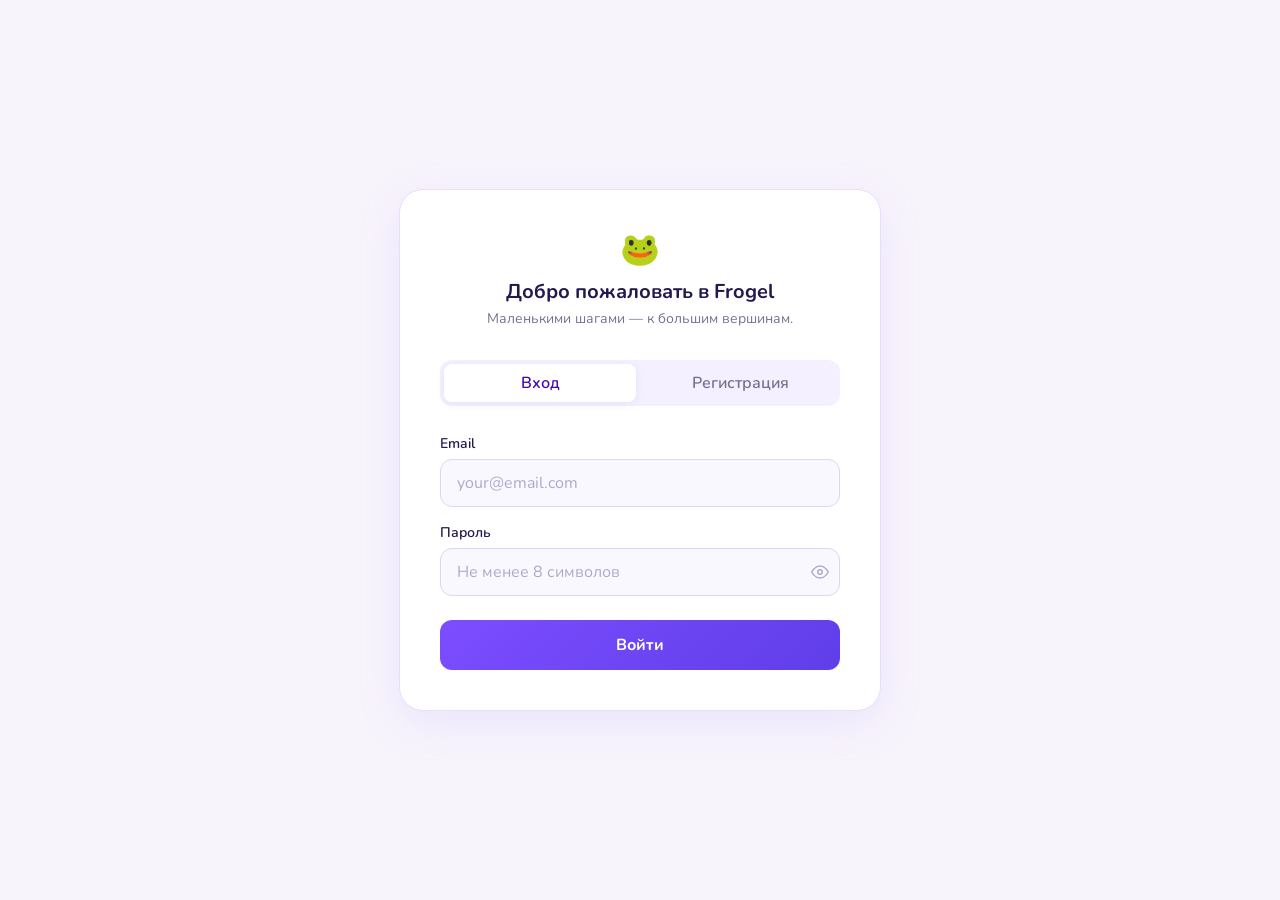
<file: index.html>
<!DOCTYPE html>
<html lang="ru">
<head>
    <meta charset="UTF-8">
    <title>Frogel</title>

    <link rel="preconnect" href="https://fonts.googleapis.com">
    <link rel="preconnect" href="https://fonts.gstatic.com" crossorigin>
    <link href="https://fonts.googleapis.com/css2?family=Nunito:wght@400;600;700;800&display=swap" rel="stylesheet">

    <link rel="stylesheet" href="styles.css">

</head>
<body class="page-with-sidebar page-home">
<aside class="app-sidebar" aria-label="Основная навигация">
    <a class="sidebar-brand" href="index.html">
        <span class="sidebar-logo-text">Frogel</span>
        <span class="sidebar-logo-frog">🐸</span>
    </a>

    <nav class="sidebar-nav">
        <a class="sidebar-link sidebar-link-home" href="index.html">
            <span class="sidebar-link-icon">🏔️</span>
            <span>Главная</span>
        </a>
        <a class="sidebar-link sidebar-link-goals" href="index.html">
            <span class="sidebar-link-icon">🎯</span>
            <span>Мои цели</span>
        </a>
        <a class="sidebar-link sidebar-link-profile" href="profile.html">
            <span class="sidebar-link-icon">👤</span>
            <span>Профиль</span>
        </a>
    </nav>
</aside>
<div class="app-header legacy-top-header">
    <h1>Frogel 🐸</h1>
    <div class="app-nav">
        <a href="/profile.html" class="nav-link">Профиль</a>
        <button id="logoutButton" class="logout-button" type="button">Выйти</button>
    </div>
</div>

<div class="my-goals-block">
    <div class="my-goals-header">
        <div>
            <h2>Мои цели</h2>
            <p>Все пути к большим вершинам собраны здесь.</p>
        </div>
        <button id="openNewGoalModal" class="new-goal-button" type="button">+ Новая цель</button>
    </div>
    <div id="goals"></div>
</div>

<div class="bottom-row">
    <section class="today-plan-card">
        <div class="today-plan-header">
            <div>
                <h2>Мой план на сегодня</h2>
                <p>
                    Сфокусируйся на 1–3 шагах, которые продвинут цели вперед.
                </p>
            </div>

            <span id="todayPlanCounter" class="today-plan-counter">
                0/3
            </span>
        </div>

        <div id="todayPlanList" class="today-plan-list"></div>

        <button
                id="dayResultsButton"
                class="day-results-button hidden"
                type="button">
            Итоги дня →
        </button>
    </section>

    <section id="attentionBlock" class="attention-card hidden">
        <div class="attention-header">
            <div>
                <h2>Требуют внимания</h2>
                <p>
                    Цели, к которым стоит вернуться.
                </p>
            </div>

            <span id="attentionCounter" class="attention-counter">
                0
            </span>
        </div>

        <div id="attentionList" class="attention-list"></div>

        <button
                id="showAllAttentionButton"
                class="attention-show-all hidden">
            Показать все
        </button>
    </section>
</div>

<div id="dayResultsModal" class="modal hidden">
    <div class="modal-content day-results-modal-content">
        <div class="day-results-modal-header">
            <div>
                <h2>Итоги дня</h2>
                <p>
                    Здесь собраны шаги, которые были в плане сегодня.
                </p>
            </div>

            <button
                    id="closeDayResultsButton"
                    class="day-results-close-button"
                    type="button"
                    aria-label="Закрыть итоги дня">
                ×
            </button>
        </div>

        <div class="day-results-section">
            <h3>Пройдено</h3>
            <div id="dayResultsDoneList"></div>
        </div>

        <div class="day-results-section">
            <h3>Ещё в процессе</h3>
            <div id="dayResultsInProgressList"></div>
        </div>
    </div>
</div>

<div id="newGoalModal" class="modal hidden">
    <div class="new-goal-modal-content">

        <div class="add-step-modal-header">
            <div>
                <h2>Новая цель</h2>
                <p>Создай цель и сразу разбей её на первые шаги.</p>
            </div>
            <button id="closeNewGoalModal" class="modal-close-button" type="button">×</button>
        </div>

        <div class="new-goal-modal-body">
            <div class="add-step-field">
                <label for="newGoalTitle">Название цели</label>
                <input type="text" id="newGoalTitle" placeholder="Например: выучить испанский">
                <span class="field-error hidden" id="errorNewGoalTitle"></span>
            </div>

            <div class="add-step-field">
                <label for="newGoalDeadline">Срок цели</label>
                <input type="date" id="newGoalDeadline" class="add-step-date-input">
            </div>

            <div class="add-step-field">
                <label for="newGoalDescription">Описание</label>
                <textarea id="newGoalDescription" class="new-goal-textarea" placeholder="Что важно помнить об этой цели..." rows="2"></textarea>
            </div>

            <div class="new-goal-divider">
                <span class="new-goal-divider-label">Шаги</span>
            </div>

            <div id="newGoalStepsContainer"></div>

            <button id="addStepBlockButton" type="button" class="new-goal-add-step-btn">+ Добавить шаг</button>
        </div>

        <div class="new-goal-modal-footer">
            <button id="submitNewGoalButton" type="button" class="add-step-submit-button">Добавить</button>
        </div>

    </div>
</div>

<div id="deleteGoalModal" class="modal hidden">
    <div class="modal-content delete-goal-modal-content">
        <h2>Удалить цель?</h2>

        <p class="modal-hint">
            Цель и все её шаги исчезнут из маршрута.
        </p>

        <div class="modal-actions">
            <button
                    id="cancelDeleteGoalButton"
                    class="secondary-button"
                    type="button">
                Оставить
            </button>

            <button
                    id="confirmDeleteGoalButton"
                    class="danger-button"
                    type="button">
                Удалить
            </button>
        </div>
    </div>
</div>

<div id="discardNewGoalModal" class="modal hidden">
    <div class="modal-content delete-goal-modal-content">
        <h2>Закрыть без сохранения?</h2>
        <p class="modal-hint">Введённые данные не сохранятся.</p>
        <div class="modal-actions">
            <button id="cancelDiscardNewGoalButton" class="secondary-button" type="button">Остаться</button>
            <button id="confirmDiscardNewGoalButton" class="danger-button" type="button">Закрыть</button>
        </div>
    </div>
</div>

<div id="logoutConfirmModal" class="modal hidden">
    <div class="modal-content delete-goal-modal-content">
        <h2>Выйти из аккаунта?</h2>
        <p class="modal-hint">Ты сможешь войти снова в любое время.</p>
        <div class="modal-actions">
            <button id="cancelLogoutButton" class="secondary-button" type="button">Остаться</button>
            <button id="confirmLogoutButton" class="danger-button" type="button">Выйти</button>
        </div>
    </div>
</div>

<div id="goalTitlePopup" class="modal hidden">
    <div class="modal-content goal-title-popup-content">
        <h2>Полное название</h2>
        <p id="goalTitlePopupText" class="goal-title-popup-text"></p>
        <div class="modal-actions">
            <button id="closeGoalTitlePopup" class="secondary-button" type="button">Закрыть</button>
        </div>
    </div>
</div>

<script src="api.js"></script>
<script src="auth.js"></script>
<script>protectPage();</script>
<script src="deadlineUtils.js"></script>
<script src="russianTextUtils.js"></script>
<script src="toastUtils.js"></script>
<script src="todayPlan.js"></script>
<script src="attention.js"></script>
<script src="script.js"></script>

</body>
</html>
</file>
<file: styles.css>
:root {
    /* Spacing */
    --space-1:  4px;
    --space-2:  8px;
    --space-3:  12px;
    --space-4:  16px;
    --space-5:  20px;
    --space-6:  24px;
    --space-8:  32px;
    --space-10: 40px;
    --space-12: 48px;

    /* Border radius */
    --radius-sm:  8px;
    --radius-md:  12px;
    --radius-lg:  16px;
    --radius-xl:  20px;
    --radius-2xl: 24px;

    /* Font sizes */
    --font-xs:   12px;
    --font-base: 16px;
    --font-lg:   20px;
    --font-xl:   24px;
    --font-2xl:  32px;
}

  body {
            font-family: "Nunito", "Inter", "Segoe UI", system-ui, -apple-system, BlinkMacSystemFont, sans-serif;
            max-width: 800px;
            margin: 40px auto;
            padding: 20px;
            background-color: #f8f4fc;
        }

        h1 {
            color: #4408b4;
            margin: 0;
        }

.app-header {
    display: flex;
    align-items: center;
    justify-content: space-between;
    margin-bottom: 24px;
}

.logout-button {
    padding: 8px 16px;
    border-radius: 8px;
    border: 1px solid #eadcff;
    background: transparent;
    color: #7a6f91;
    font-size: 14px;
    font-weight: 600;
    font-family: inherit;
    cursor: pointer;
    transition: background 0.15s, color 0.15s;
}

.logout-button:hover {
    background: #f5f0ff;
    color: #4408b4;
    transform: none;
}

.attention-card {
    background: #fffdf8;
    padding: 20px;
    margin-bottom: 20px;

    border-radius: 12px;
    border: 1px solid #ffe4b8;
    box-shadow: 0 8px 24px rgba(180, 160, 255, 0.12);
}

.attention-header {
    display: flex;
    justify-content: space-between;
    align-items: flex-start;
    gap: 16px;
}

.attention-header h2 {
    margin: 0 0 6px;
    color: #24194f;
    font-size: 20px;
}

.attention-header p {
    margin: 0;
    color: #7a6f91;
    line-height: 1.45;
}

.attention-counter {
    padding: 7px 10px;
    border-radius: 8px;

    background: #fff0d1;
    color: #9a6200;

    font-size: 13px;
    font-weight: 700;

    white-space: nowrap;
}

.attention-list {
    margin-top: 18px;

    border: none;
    border-radius: 12px;

    overflow: hidden;

    background: #fffffc;
}

.attention-list::before {
    content: "";
    display: none;
}

.attention-item {
    display: grid;
    grid-template-columns: auto 1fr auto;
    align-items: center;
    gap: 12px;

    padding: 14px 16px;

    background: #fffffc;
    border-bottom: 1px solid #fff4dd;
}

.attention-item:last-child {
    border-bottom: none;
}

.attention-item > div {
    min-width: 0;
}

.attention-dot {
    width: 10px;
    height: 10px;
    border-radius: 999px;
}

.attention-item-title {
    display: -webkit-box;
    -webkit-line-clamp: 2;
    -webkit-box-orient: vertical;
    overflow: hidden;
    margin-bottom: 3px;

    color: #24194f;
    font-weight: 700;
    overflow-wrap: break-word;
    word-break: break-word;
}

.attention-item-reason {
    display: -webkit-box;
    -webkit-line-clamp: 2;
    -webkit-box-orient: vertical;
    overflow: hidden;

    color: #7a6f91;
    font-size: 13px;
    overflow-wrap: break-word;
}

.attention-item-meta {
    display: block;
    font-size: var(--font-xs);
    line-height: 16px;
    color: #9b92b4;
    margin-bottom: 2px;
    overflow: hidden;
    text-overflow: ellipsis;
    white-space: nowrap;
}

.attention-past .attention-dot {
    background: #eb5757;
}

.attention-soon .attention-dot {
    background: #f2c94c;
}

.attention-no-step .attention-dot {
    background: #8b7dff;
}

.attention-inactive .attention-dot {
    background: #b0a8cc;
}

.attention-open-button {
    padding: 8px 12px;
    border-radius: 6px;

    background: #fffdf8;
    color: #5f3ee8;

    border: 1px solid #eadcff;

    font-size: 13px;
    font-weight: 700;
}

.attention-open-button:hover {
    background: #f5efff;
    transform: none;
}

.attention-show-all {
    margin-top: 12px;
    padding: 0;

    background: transparent;
    color: #5f3ee8;

    font-weight: 700;
}

.attention-show-all:hover {
    background: transparent;
    transform: none;
}

        .goal-card {
            display: grid;
            grid-template-columns: 1.4fr 1fr 0.6fr 0.8fr 40px;
            align-items: center;
            gap: var(--space-5);

            background: #ffffff;
            padding: var(--space-5) var(--space-6);
            margin-bottom: var(--space-3);

            border-radius: var(--radius-lg);
            border: 1px solid #eadcff;
            box-shadow: 0 8px 24px rgba(180, 160, 255, 0.14);
        }

        .my-goals-block .goal-card {
            border-radius: 0;
            border: none;
            border-bottom: 1px solid #f1e8ff;
            box-shadow: none;
            margin-bottom: 0;
            padding: var(--space-3) var(--space-4);
        }

        .my-goals-block .goal-card:last-child {
            border-bottom: none;
        }

        .my-goals-block .goal-card-clickable:hover {
            transform: none;
            background: #faf8ff;
            box-shadow: none;
        }

        .my-goals-block .goal-card h3 {
            font-size: var(--font-base);
        }

        .goal-card-clickable {
            cursor: pointer;
        }

        .goal-card-clickable:hover {
            transform: translateY(-2px);
            box-shadow: 0 12px 30px rgba(120, 90, 255, 0.18);
        }

        .goal-card-clickable:focus-visible {
            outline: none;
            border-color: #8061e2;
            box-shadow: 0 0 0 4px rgba(111, 76, 255, 0.16);
        }

        .goal-card h3 {
            margin: 0 0 4px;
            color: #24194f;
            font-size: var(--font-lg);
            text-decoration: none;
            overflow: hidden;
            text-overflow: ellipsis;
            white-space: nowrap;
        }

        .goal-card-main {
            display: flex;
            align-items: center;
            gap: var(--space-4);
            min-width: 0;
        }

        .goal-card-main > div {
            min-width: 0;
        }

        .goal-meta {
            margin: 0;
            color: #7a6f91;
            font-size: var(--font-xs);
            overflow: hidden;
            text-overflow: ellipsis;
            white-space: nowrap;
        }

        .goal-card-progress-summary {
            display: flex;
            flex-direction: column;
            gap: 4px;
        }

        .goal-card-progress-summary span {
            color: #7a6f91;
            font-size: var(--font-xs);
        }

        .goal-card-progress-summary strong {
            color: #24194f;
            font-size: var(--font-lg);
        }

        .goal-card-route-point {
            display: flex;
            align-items: center;
            gap: 10px;
        }

        .goal-card-route-point strong {
            display: block;
            color: #24194f;
            font-size: var(--font-base);
        }

        .goal-card-route-label {
            display: block;
            margin-bottom: var(--space-1);

            color: #7a6f91;
            font-size: var(--font-xs);
            font-weight: 600;
        }

        .deadline-status-dot {
            width: 10px;
            height: 10px;
            flex: 0 0 10px;

            border-radius: 999px;
        }

        .deadline-dot-far {
            background: #6fcf97;
        }

        .deadline-dot-soon {
            background: #f2c94c;
        }

        .deadline-dot-past {
            background: #eb5757;
        }

        .deadline-dot-empty {
            background: #c9c2df;
        }

        .goal-card-actions {
            display: flex;
            gap: 8px;
            justify-content: flex-end;
            flex-wrap: wrap;
        }

        .goal-row-bar-cell {
            display: flex;
            align-items: center;
        }

        .goal-row-mini-bar {
            width: 100%;
            height: 10px;
            background: #f1e8ff;
            border-radius: 999px;
            overflow: hidden;
        }

        .goal-row-mini-fill {
            height: 100%;
            background: linear-gradient(135deg, #ff9ed8, #9dcfff, #bba7ff);
            border-radius: 999px;
            transition: width 0.25s ease;
        }

        .goal-row-count-block {
            display: flex;
            flex-direction: column;
            align-items: flex-start;
            gap: 2px;
            white-space: nowrap;
        }

        .goal-row-count {
            color: #7a6f91;
            font-size: var(--font-xs);
            line-height: 16px;
        }

        .goal-row-count-done {
            color: #24194f;
            font-weight: 700;
        }

        .goal-row-percent {
            color: #24194f;
            font-size: var(--font-base);
            font-weight: 700;
            line-height: 24px;
        }

        .today-plan-card {
            background: #ffffff;
            padding: 20px;
            margin-bottom: 20px;

            border-radius: 12px;
            border: 1px solid #eadcff;
            box-shadow: 0 8px 24px rgba(180, 160, 255, 0.14);
        }

        .today-plan-header {
            display: flex;
            justify-content: space-between;
            align-items: flex-start;
            gap: 16px;
        }

        .today-plan-header h2 {
            margin: 0 0 6px;
            color: #24194f;
            font-size: 20px;
        }

        .today-plan-header p {
            margin: 0;
            color: #7a6f91;
            line-height: 1.45;
        }

        .today-plan-counter {
            padding: 7px 10px;
            border-radius: 8px;

            background: #f0eaff;
            color: #5f3ee8;

            font-size: 13px;
            font-weight: 700;

            white-space: nowrap;
        }

        .today-plan-list {
            margin-top: 18px;
        }

        /* Shared empty state pattern */
        .empty-state {
            padding: var(--space-5) var(--space-6);
            border: 1px solid #eadcff;
            border-radius: var(--radius-lg);
            background: linear-gradient(135deg, #fff7fb, #f7f1ff);
            text-align: center;
        }

        .empty-state-title {
            font-size: var(--font-base);
            font-weight: 600;
            line-height: 24px;
            color: #24194f;
            margin: 0 0 var(--space-2);
        }

        .empty-state-text {
            font-size: var(--font-xs);
            line-height: 16px;
            color: #7a6f91;
            margin: 0;
        }

        /* Backend unavailable error state — visually distinct from empty goals */
        .goals-backend-error {
            padding: 20px 24px;
            border: 1px solid #c5ceff;
            border-radius: var(--radius-lg);
            background: linear-gradient(135deg, #f5f7ff, #eef1ff);
            text-align: center;
        }

        .goals-backend-error-title {
            font-size: var(--font-base);
            font-weight: 600;
            line-height: 24px;
            color: #24194f;
            margin: 0 0 8px;
        }

        .goals-backend-error-text {
            font-size: var(--font-xs);
            line-height: 16px;
            color: #7a6f91;
            margin: 0 0 16px;
        }

        .goals-backend-error-button {
            display: inline-block;
            padding: 8px 20px;
            background: linear-gradient(135deg, #8b7cf8, #a78bfa);
            color: #fff;
            border: none;
            border-radius: 8px;
            font-family: inherit;
            font-size: var(--font-base);
            font-weight: 600;
            cursor: pointer;
            transition: opacity 0.15s;
        }

        .goals-backend-error-button:hover {
            opacity: 0.85;
        }

        .today-plan-empty {
            padding: 16px;
            border-radius: 8px;

            background: linear-gradient(135deg, #fff7fb, #f7f1ff);
            color: #7a6f91;

            line-height: 1.5;
        }

        .today-plan-item {
            display: flex;
            align-items: center;
            gap: 10px;

            padding: 12px 0;
            border-bottom: 1px solid #f1e8ff;
        }

        .today-plan-item {
            position: relative;
        }

        .today-plan-remove-button {
            margin-left: auto;

            width: 32px;
            height: 32px;
            padding: 0;

            display: flex;
            align-items: center;
            justify-content: center;

            border-radius: 8px;

            background: #f0eaff;
            color: #5f3ee8;

            font-size: 22px;
            line-height: 1;
            font-weight: 700;
        }

        .today-plan-remove-button:hover {
            background: #e2d8ff;
            transform: none;
        }

        .today-plan-remove-popover {
            position: fixed;
            z-index: 600;
            background: #ffffff;
            border: 1.5px solid #e2d8ff;
            border-radius: 12px;
            box-shadow: 0 4px 20px rgba(80, 60, 160, 0.12);
            padding: 12px 14px;
            display: flex;
            flex-direction: column;
            gap: 10px;
            min-width: 152px;
        }

        .today-plan-remove-popover-text {
            margin: 0;
            color: #24194f;
            font-size: var(--font-xs);
            line-height: 16px;
            font-weight: 600;
        }

        .today-plan-remove-popover-actions {
            display: flex;
            gap: 8px;
        }

        .today-plan-remove-popover-confirm {
            flex: 1;
            padding: 6px 0;
            background: #8061e2;
            color: #ffffff;
            border: none;
            border-radius: 8px;
            font-size: var(--font-xs);
            font-family: inherit;
            font-weight: 600;
            cursor: pointer;
            line-height: 16px;
        }

        .today-plan-remove-popover-confirm:hover {
            background: #6b4fd1;
        }

        .today-plan-remove-popover-cancel {
            flex: 1;
            padding: 6px 0;
            background: #f3eeff;
            color: #7a6f91;
            border: 1.5px solid #e2d8ff;
            border-radius: 8px;
            font-size: var(--font-xs);
            font-family: inherit;
            font-weight: 600;
            cursor: pointer;
            line-height: 16px;
        }

        .today-plan-remove-popover-cancel:hover {
            background: #e8dcff;
        }

        .today-plan-item:last-child {
            border-bottom: none;
        }

        .today-plan-item input[type="checkbox"] {
            width: 18px;
            height: 18px;
        }

        .today-plan-item-text {
            display: flex;
            flex-direction: column;
            gap: 3px;
            flex: 1 1 0;
            min-width: 0;
        }

        .today-plan-item-title {
            color: #24194f;
            font-weight: 700;
            overflow: hidden;
            text-overflow: ellipsis;
            white-space: nowrap;
        }

        .today-plan-item-goal {
            color: #7a6f91;
            font-size: 13px;
            overflow: hidden;
            text-overflow: ellipsis;
            white-space: nowrap;
        }

        .today-plan-item.completed .today-plan-item-title {
            text-decoration: line-through;
            opacity: 0.65;
        }

        .day-results-button {
            margin-top: 14px;
            padding: 0;

            background: transparent;
            color: #5f3ee8;

            font-weight: 700;
        }

        .day-results-button:hover {
            background: transparent;
            transform: none;
        }

        .day-results-button:focus {
            outline: none;
        }

        .day-results-button:focus-visible {
            outline: 2px solid #c4b5fd;
            outline-offset: 3px;
            border-radius: 4px;
        }

        .progress-bar {
            width: 100%;
            height: 12px;
            background: #f1e8ff;
            border-radius: 999px;
            overflow: hidden;
            margin: var(--space-3) 0 var(--space-4);
        }

        .progress-fill {
            height: 100%;
            border-radius: 999px;
            background: linear-gradient(135deg, #ff9ed8, #9dcfff, #bba7ff);
            transition: width 0.25s ease;
        }

        .route-point {
            display: flex;
            flex-direction: column;
            gap: var(--space-1);

            margin-top: var(--space-4);
            padding: var(--space-4);

            border-radius: var(--radius-md);
            border: 1px solid #eadcff;

            background: linear-gradient(135deg, #fff7fb, #f7f1ff);
        }

        .route-point-content {
            display: flex;
            justify-content: space-between;
            align-items: center;
            gap: 16px;
        }

        .route-point-content > div {
            display: flex;
            flex-direction: column;
            gap: 4px;
        }

        .route-point-edit-button {
            padding: var(--space-2) var(--space-4);
            border-radius: var(--radius-sm);

            background: rgba(111, 76, 255, 0.1);
            color: #5f3ee8;

            font-size: var(--font-xs);
            font-weight: 700;

            white-space: nowrap;
        }

        .route-point-edit-button:hover {
            background: rgba(111, 76, 255, 0.16);
        }

        .route-point-label {
            font-size: 12px;
            font-weight: 700;
            letter-spacing: 0.03em;
            text-transform: uppercase;
            color: #8b7dff;
        }

        .route-point strong {
            color: #3b2f63;
            font-size: var(--font-base);
        }

        .route-point small {
            color: #7a6f91;
        }

        .route-point-far {
            border-color: #cdeedc;
            background: linear-gradient(135deg, #f7fff9, #eafaf1);
        }

        .route-point-soon {
            border-color: #ffe6a8;
            background: linear-gradient(135deg, #fffdf5, #fff6d8);
        }

        .route-point-past {
            border-color: #ffb8c8;
            background: linear-gradient(135deg, #fff5f7, #ffe8ee);
        }

        .route-point-empty {
            border-style: dashed;
            background: #ffffff;
        }

        .goal-page {
            max-width: 900px;
            margin: 40px auto;
            padding: 24px;
        }

        .back-link {
            display: inline-block;
            margin-bottom: 20px;
            color: #7b61ff;
            text-decoration: none;
            font-weight: 600;
        }

        .goal-hero,
        .goal-section {
            background: #ffffff;
            border: 1px solid #eadcff;
            border-radius: var(--radius-lg);
            padding: var(--space-6);
            margin-bottom: var(--space-5);
            box-shadow: 0 10px 30px rgba(180, 160, 255, 0.16);
        }

        .goal-hero h1 {
            margin-top: 0;
            margin-bottom: var(--space-2);
            color: #3b2f63;
            font-size: var(--font-2xl);
            line-height: 1.2;
            overflow-wrap: anywhere;
            word-break: break-word;
        }

        .goal-section h2 {
            font-size: var(--font-lg);
            margin: 0;
            color: #24194f;
        }

        .goal-hero > p {
            font-size: var(--font-base);
            color: #7a6f91;
            margin: var(--space-2) 0;
            line-height: 1.5;
        }

        #goalProgress {
            font-weight: 700;
            color: #24194f;
            font-size: var(--font-lg);
        }

        #goalParts > div {
            padding: var(--space-4) 0;
            border-bottom: 1px solid #f1e8ff;
        }

        #goalParts > div:last-child {
            border-bottom: none;
        }

        #goalParts label {
            display: flex;
            align-items: flex-start;
            gap: 10px;
        }

        #goalParts input[type="checkbox"] {
            width: 18px;
            height: 18px;
            flex-shrink: 0;
            margin-top: 3px;
        }

        #newPartInput {
            width: 100%;
            box-sizing: border-box;
            padding: 12px 14px;
            margin-bottom: 12px;
            border: 1px solid #eadcff;
            border-radius: 12px;
        }

        button {
            cursor: pointer;
            border: none;
            border-radius: 8px;
            padding: 10px 16px;
            font-size: 14px;
            font-weight: 600;
            transition: 0.2s;
        }

        .delete-button {
            background: #f1e8ff;
            color: #6b4eff;
        }

        .delete-button:hover {
            background: #eadcff;
        }

        button:hover {
            transform: translateY(-1px);
        }

        #addPartButton {
            background: #8061e2;
            color: white;
        }

        #addPartButton:hover {
            background: #5f3ee8;

        }

        .completed-part {
            text-decoration: line-through;
            opacity: 0.6;
        }

        .icon-delete-button {
            width: 40px;
            height: 40px;
            padding: 0;
            border-radius: var(--radius-sm);
            background: #f0eaff;
            color: #6b4eff;
            font-size: 20px;
            font-weight: 700;
            line-height: 1;
        }

        .icon-delete-button:hover {
            background: #eadcff;
            transform: none;
        }

        .goal-top-actions {
            display: flex;
            justify-content: space-between;
            align-items: center;
            margin-bottom: 20px;
        }

        .danger-button {
            background: #fde8f2;
            color: #9b2255;
            border: 1px solid #f0b8d4;
        }

        .danger-button:hover {
            background: #fbd5e8;
            transform: none;
        }

        .goal-layout {
            display: grid;
            grid-template-columns: 2fr 1fr;
            gap: var(--space-5);
        }

        .goal-main-column,
        .goal-side-column {
            display: flex;
            flex-direction: column;
            gap: var(--space-5);
            min-width: 0;
        }

        .hidden {
            display: none;
        }

        .modal {
            position: fixed;
            inset: 0;

            background: rgba(0,0,0,0.35);

            display: flex;
            justify-content: center;
            align-items: center;

            z-index: 1000;
        }

        .modal-content {
            width: 420px;

            background: white;

            border-radius: 12px;

            padding: 24px;

            box-shadow: 0 20px 50px rgba(0,0,0,0.15);
        }

        .day-results-modal-content {
            max-width: 520px;
        }

        .day-results-modal-header {
            display: flex;
            justify-content: space-between;
            align-items: flex-start;
            gap: 16px;

            margin-bottom: 20px;
        }

        .day-results-modal-header h2 {
            margin: 0 0 6px;
            color: #24194f;
        }

        .day-results-modal-header p {
            margin: 0;
            color: #7a6f91;
            line-height: 1.45;
        }

        .day-results-close-button {
            width: 36px;
            height: 36px;
            padding: 0;

            border-radius: 12px;

            background: #f0eaff;
            color: #5f3ee8;

            font-size: 24px;
            line-height: 1;
        }

        .day-results-close-button:hover {
            background: #e2d8ff;
        }

        .day-results-section {
            padding: 16px;
            border-radius: 12px;

            background: linear-gradient(135deg, #ffffff, #faf7ff);
            border: 1px solid #eadcff;
        }

        .day-results-section + .day-results-section {
            margin-top: 14px;
        }

        .day-results-section h3 {
            margin: 0 0 12px;
            color: #24194f;
            font-size: 16px;
        }

        .day-results-item {
            display: flex;
            align-items: center;
            gap: 10px;

            padding: 10px 0;
            border-bottom: 1px solid #f1e8ff;
        }

        .day-results-item:last-child {
            border-bottom: none;
        }

        .day-results-marker {
            width: 22px;
            height: 22px;
            flex: 0 0 22px;

            display: flex;
            align-items: center;
            justify-content: center;

            border-radius: 999px;

            font-size: 13px;
            font-weight: 700;
        }

        .day-results-marker.done {
            background: #eafaf1;
            color: #2f9e62;
        }

        .day-results-marker.progress {
            background: #fff6d8;
            color: #b7791f;
        }

        .day-results-text {
            display: flex;
            flex-direction: column;
            gap: 3px;
            flex: 1 1 0;
            min-width: 0;
        }

        .day-results-title {
            color: #24194f;
            font-weight: 700;
            overflow: hidden;
            text-overflow: ellipsis;
            white-space: nowrap;
        }

        .day-results-goal {
            color: #7a6f91;
            font-size: 13px;
            overflow: hidden;
            text-overflow: ellipsis;
            white-space: nowrap;
        }

        .day-results-progress {
            font-size: var(--font-xs);
            color: #9b92b4;
            line-height: 16px;
            overflow: hidden;
            text-overflow: ellipsis;
            white-space: nowrap;
        }

        .day-results-empty {
            margin: 0;
            color: #7a6f91;
            font-size: var(--font-xs);
            line-height: 1.5;
        }

        .deadline-modal-content {
            max-width: 420px;
        }

        .deadline-modal-content h2 {
            margin-top: 0;
            margin-bottom: 8px;
            color: #2f275f;
        }

        .delete-goal-modal-content h2 {
            margin: 0 0 var(--space-2);
            color: #24194f;
            font-size: var(--font-lg);
        }

        .modal-hint {
            margin: 0 0 18px;
            color: #7a6f91;
            line-height: 1.5;
        }

        .deadline-date-input {
            width: 100%;
            box-sizing: border-box;

            padding: 13px 14px;
            border: 1px solid #eadcff;
            border-radius: 12px;

            font-family: inherit;
            font-size: 15px;
            color: #6f6685;

            background: #ffffff;
        }

        .deadline-date-input:focus {
            outline: none;
            border-color: #8061e2;
            box-shadow: 0 0 0 4px rgba(111, 76, 255, 0.14);
        }

        .modal-actions {
            margin-top: 16px;

            display: flex;
            justify-content: flex-end;
            gap: 12px;
        }

        .section-header {
            display: flex;
            justify-content: space-between;
            align-items: center;
        }

        #goalParts > .empty-state {
            margin-top: var(--space-4);
            display: block;
            padding: var(--space-5) var(--space-6);
        }

        .modal.hidden {
            display: none;
        }

        .next-step-card {
            position: sticky;
            top: 24px;
        }

        #nextStepText {
            overflow-wrap: break-word;
            word-break: break-word;
        }

        #nextStepText.next-step-clamped {
            display: -webkit-box;
            -webkit-line-clamp: 3;
            -webkit-box-orient: vertical;
            overflow: hidden;
        }

        .secondary-button {
            background: #f1e8ff;
            color: #6b4eff;
        }

        .deadline-text {
            color: #7a6f91;
            margin-top: -8px;
        }


        @media (max-width: 760px) {
            .goal-card {
                grid-template-columns: 1fr;
                align-items: flex-start;
            }

            .goal-card-actions {
                justify-content: flex-start;
            }

            .route-point-content {
                align-items: flex-start;
            }

            .route-point-edit-button {
                padding: var(--space-2) var(--space-4);
                border-radius: var(--radius-sm);

                background: #e9e0ff;
                color: #5f3ee8;

                font-size: var(--font-xs);
                font-weight: 700;

                white-space: nowrap;
            }

            .route-point-edit-button:hover {
                background: #ded0ff;
            }

            .today-plan-header {
                flex-direction: column;
            }

            .today-plan-counter {
                align-self: flex-start;
            }

            .attention-header {
                flex-direction: column;
            }

            .attention-counter {
                align-self: flex-start;
            }

            .attention-item {
                grid-template-columns: auto 1fr;
            }

            .attention-open-button {
                grid-column: 2;
                justify-self: flex-start;
            }
        }

        /* Add step modal — clean version */

        #addPartModal .add-step-modal {
            position: relative;

            width: 520px;
            max-width: calc(100vw - 40px);

            padding: 32px;

            border-radius: 18px;
            background: #ffffff;

            box-shadow: 0 24px 70px rgba(40, 30, 80, 0.18);
        }

        .add-step-modal-header {
            display: flex;
            justify-content: space-between;
            align-items: flex-start;
            gap: 20px;

            margin-bottom: 24px;
        }

        .add-step-modal-header h2 {
            margin: 0 48px 8px 0;

            color: #24194f;
            font-size: var(--font-xl);
            line-height: 1.2;
        }

        .add-step-modal-header p {
            margin: 0;
            max-width: 360px;

            color: #7a6f91;
            font-size: 16px;
            line-height: 1.45;
        }

        #closePartModalButton {
            position: absolute;
            top: 24px;
            right: 24px;

            width: 40px;
            height: 40px;
            padding: 0;

            display: flex;
            align-items: center;
            justify-content: center;

            border-radius: 12px;

            background: #f0eaff;
            color: #5f3ee8;

            font-size: 24px;
            font-weight: 800;
            line-height: 1;
        }

        #closePartModalButton:hover {
            background: #e2d8ff;
            transform: none;
        }

        .add-step-field {
            display: flex;
            flex-direction: column;
            gap: 8px;

            margin-bottom: 16px;
        }

        .add-step-field label,
        .add-step-label-row label {
            color: #7a6f91;
            font-size: 13px;
            font-weight: 700;
        }

        .add-step-label-row {
            display: flex;
            align-items: center;
            gap: 8px;
        }

        .add-step-field input,
        .add-step-field select {
            width: 100%;
            box-sizing: border-box;

            padding: 13px 14px;

            border: 1px solid #eadcff;
            border-radius: 12px;

            background: #ffffff;

            font-family: inherit;
            font-size: 15px;
            color: #24194f;
        }

        .add-step-field input::placeholder {
            color: #9b92b4;
        }

        .add-step-field input:focus,
        .add-step-field select:focus {
            outline: none;
            border-color: #8061e2;
            box-shadow: 0 0 0 4px rgba(128, 97, 226, 0.14);
        }

        .add-step-date-input {
            color: #6f6685;
        }

        .add-step-date-input::-webkit-datetime-edit {
            color: #6f6685;
            font-family: inherit;
        }

        .add-step-date-input::-webkit-datetime-edit-day-field,
        .add-step-date-input::-webkit-datetime-edit-month-field,
        .add-step-date-input::-webkit-datetime-edit-year-field,
        .add-step-date-input::-webkit-datetime-edit-text {
            color: #6f6685;
            font-family: inherit;
        }

        .field-help-button {
            width: 20px;
            height: 20px;
            padding: 0;

            display: inline-flex;
            align-items: center;
            justify-content: center;

            border-radius: 999px;

            background: #f0eaff;
            color: #5f3ee8;

            font-size: 12px;
            font-weight: 800;
        }

        .field-help-button:hover {
            background: #e2d8ff;
            transform: none;
        }

        .measurable-fields {
            padding: 16px;
            margin-bottom: 16px;

            border-radius: 14px;
            border: 1px solid #eadcff;

            background: #fffafd;
        }

        .add-step-grid {
            display: grid;
            grid-template-columns: 1fr 1fr;
            gap: 12px;
        }

        .add-step-grid .add-step-field {
            margin-bottom: 0;
        }

        .add-step-submit-button {
            width: 100%;
            margin-top: 4px;

            padding: 13px 16px;
            border-radius: 12px;

            background: #8061e2;
            color: #ffffff;

            font-size: 15px;
            font-weight: 800;
        }

        .add-step-submit-button:hover {
            background: #5f3ee8;
            transform: none;
        }

        @media (max-width: 760px) {
            #addPartModal .add-step-modal {
                width: calc(100vw - 40px);
                padding: 24px;
            }

            .add-step-grid {
                grid-template-columns: 1fr;
            }
        }

        @media (max-width: 760px) {
            #newGoalModal {
                padding: 16px;
            }

            .new-goal-modal-content {
                width: 100%;
                max-height: calc(100vh - 32px);
            }

            .new-goal-modal-content > .add-step-modal-header,
            .new-goal-modal-body,
            .new-goal-modal-footer {
                padding-left: 20px;
                padding-right: 20px;
            }
        }

        .goal-part-row {
            display: flex;
            align-items: center;
            gap: 12px;
        }

        .goal-part-left {
            flex: 1 1 0;
            min-width: 0;
            display: flex;
            flex-direction: column;
            gap: 8px;
        }

        .goal-part-right {
            display: grid;
            grid-template-columns: 88px 96px 32px;
            align-items: center;
            column-gap: 8px;
            flex-shrink: 0;
        }

        .goal-part-label {
            display: flex;
            align-items: flex-start;
            gap: 10px;
        }

        .goal-part-text {
            display: flex;
            flex-direction: column;
            gap: 4px;
            min-width: 0;
        }

        .goal-part-text > span {
            overflow-wrap: anywhere;
            word-break: break-word;
            display: -webkit-box;
            -webkit-line-clamp: 5;
            -webkit-box-orient: vertical;
            overflow: hidden;
        }

        .goal-part-title-clickable {
            cursor: pointer;
        }

        .goal-part-title-clickable:hover {
            text-decoration: underline;
            text-decoration-color: rgba(128, 97, 226, 0.45);
            text-underline-offset: 2px;
        }

        .goal-part-measured-text {
            color: #7a6f91;
            font-size: var(--font-xs);
        }

        .goal-part-deadline-col {
            font-size: var(--font-xs);
            line-height: 16px;
            font-weight: 600;
            white-space: nowrap;
        }

        .goal-part-deadline--past { color: #c04040; }
        .goal-part-deadline--soon { color: #9a6200; }
        .goal-part-deadline--far  { color: #7a6f91; }

        .goal-part-details {
            margin-left: 28px;

            color: #7a6f91;
            font-size: var(--font-xs);
        }

        .goal-part-quick-action {
            display: flex;
            align-items: center;
            justify-content: flex-end;
        }

        .goal-part-menu {
            display: flex;
            align-items: center;
            justify-content: center;
        }

        .goal-part-progress-button,
        .goal-part-details-toggle {
            padding: var(--space-2) var(--space-3);
            border-radius: var(--radius-sm);

            background: #f0eaff;
            color: #5f3ee8;

            font-size: var(--font-xs);
            font-weight: 700;
        }

        .goal-part-progress-button:hover,
        .goal-part-details-toggle:hover {
            background: #e2d8ff;
            transform: none;
        }

        .goal-part-details-toggle {
            width: 40px;
            height: 40px;
            padding: 0;
        }

        @media (max-width: 540px) {
            .goal-part-right {
                grid-template-columns: 96px 32px;
            }
            .goal-part-deadline-col {
                display: none;
            }
        }

        .add-progress-modal {
            width: 420px;
            max-width: calc(100vw - 40px);
        }

        .view-step-title-modal-content {
            max-width: calc(100vw - 40px);
        }

        .view-step-title-text {
            margin: 0;
            color: #24194f;
            font-size: var(--font-base);
            line-height: 1.6;
            overflow-wrap: anywhere;
            word-break: break-word;
        }

        /* Step type toggle */
        .step-type-toggle {
            display: flex;
            gap: 8px;
        }

        .step-type-btn {
            flex: 1;
            padding: 10px 14px;

            border-radius: 10px;
            border: 1.5px solid #eadcff;

            background: #faf8ff;
            color: #7a6f91;

            font-size: 14px;
            font-weight: 600;

            text-align: center;
            cursor: pointer;
            transition: background 0.15s, border-color 0.15s, color 0.15s;
        }

        .step-type-btn:hover {
            background: #f0eaff;
            transform: none;
        }

        .step-type-btn--active {
            background: #8061e2;
            color: #ffffff;
            border-color: #8061e2;
        }

        .step-type-btn--active:hover {
            background: #5f3ee8;
            border-color: #5f3ee8;
        }

        .step-type-helper {
            margin: 4px 0 0;
            color: #9b92b4;
            font-size: 13px;
            line-height: 1.45;
        }

        /* Step title character counter */
        .step-title-counter {
            margin-left: auto;
            font-size: var(--font-xs);
            line-height: 16px;
            color: #9b92b4;
            transition: color 0.15s;
        }

        .step-title-counter--full {
            color: #8061e2;
            font-weight: 700;
        }

        /* Inline field errors */
        .field-error {
            color: #c0392b;
            font-size: var(--font-xs);
            font-weight: 400;
            line-height: 16px;
            margin-left: var(--space-3);
        }

        /* Step three-dot action menu */
        .step-menu-wrapper {
            position: relative;
            display: flex;
            align-items: center;
        }

        .step-menu-trigger {
            width: 32px;
            height: 32px;
            padding: 0;

            display: flex;
            align-items: center;
            justify-content: center;

            border-radius: var(--radius-sm);

            background: transparent;
            color: #7a6f91;

            font-size: 18px;
            font-weight: 700;
            line-height: 1;
            letter-spacing: -1px;
        }

        .step-menu-trigger:hover {
            background: #f0eaff;
            color: #5f3ee8;
            transform: none;
        }

        .step-menu {
            position: absolute;
            right: 0;
            top: calc(100% + var(--space-1));
            z-index: 200;

            min-width: 140px;
            padding: var(--space-1);

            background: #ffffff;
            border: 1px solid #eadcff;
            border-radius: var(--radius-md);
            box-shadow: 0 8px 24px rgba(120, 90, 255, 0.14);
        }

        .step-menu-item {
            display: block;
            width: 100%;
            padding: var(--space-2) var(--space-3);

            border-radius: var(--radius-sm);

            background: transparent;
            color: #24194f;

            font-size: var(--font-xs);
            font-weight: 600;
            text-align: left;
        }

        .step-menu-item:hover {
            background: #f8f4ff;
            transform: none;
        }

        .step-menu-item--delete {
            color: #9b2255;
        }

        .step-menu-item--delete:hover {
            background: #fde8f2;
        }

        /* Section header with multiple right-side controls */
        .section-header-actions {
            display: flex;
            align-items: center;
            gap: var(--space-2);
        }

        /* Sort dropdown */
        .sort-dropdown-wrapper {
            position: relative;
        }

        .sort-dropdown-trigger {
            width: 32px;
            height: 32px;
            padding: 0;

            display: flex;
            align-items: center;
            justify-content: center;

            border-radius: var(--radius-sm);
            background: #f0eaff;
            color: #5f3ee8;
        }

        .sort-dropdown-trigger:hover {
            background: #e2d8ff;
            transform: none;
        }

        .sort-dropdown-menu {
            position: absolute;
            right: 0;
            top: calc(100% + var(--space-1));
            z-index: 100;
            min-width: 148px;
            padding: var(--space-1);
            background: #ffffff;
            border: 1px solid #eadcff;
            border-radius: var(--radius-md);
            box-shadow: 0 8px 24px rgba(120, 90, 255, 0.14);
        }

        .sort-dropdown-item {
            display: block;
            width: 100%;
            padding: var(--space-2) var(--space-3);
            border-radius: var(--radius-sm);
            background: transparent;
            color: #24194f;
            font-size: var(--font-xs);
            font-weight: 600;
            text-align: left;
        }

        .sort-dropdown-item:hover {
            background: #f8f4ff;
            transform: none;
        }

        .sort-dropdown-item--active {
            background: #f5f0ff;
            color: #5f3ee8;
            font-weight: 700;
        }

        /* Goal page — specific button styles */
        #openAddPartModalButton {
            background: #8061e2;
            color: white;
            font-size: var(--font-base);
        }

        #openAddPartModalButton:hover {
            background: #5f3ee8;
        }

        #saveDeadlineButton {
            background: #8061e2;
            color: white;
        }

        #saveDeadlineButton:hover {
            background: #5f3ee8;
        }

        .modal-close-button {
            width: 40px;
            height: 40px;
            padding: 0;
            border-radius: var(--radius-sm);
            background: #f0eaff;
            color: #5f3ee8;
            font-size: 24px;
            font-weight: 700;
            line-height: 1;
        }

        .modal-close-button:hover {
            background: #e2d8ff;
            transform: none;
        }

        .next-step-card .secondary-button {
            width: 100%;
            margin-top: var(--space-3);
        }

        /* Main page layout — Мои цели block */
        .my-goals-block {
            background: #ffffff;
            padding: 20px 20px 16px;
            margin-bottom: 20px;
            border-radius: 12px;
            border: 1px solid #eadcff;
            box-shadow: 0 8px 24px rgba(180, 160, 255, 0.14);
        }

        .my-goals-header {
            display: flex;
            justify-content: space-between;
            align-items: flex-start;
            gap: var(--space-4);
            margin-bottom: 16px;
        }

        .new-goal-button {
            flex-shrink: 0;
            padding: var(--space-2) var(--space-4);
            border-radius: var(--radius-sm);
            background: #8061e2;
            color: #ffffff;
            font-size: var(--font-xs);
            font-weight: 700;
            white-space: nowrap;
        }

        .new-goal-button:hover {
            background: #5f3ee8;
            transform: none;
        }

        .my-goals-header h2 {
            margin: 0 0 6px;
            color: #24194f;
            font-size: 20px;
        }

        .my-goals-header p {
            margin: 0;
            color: #7a6f91;
            line-height: 1.45;
        }

.my-goals-block .goal-card-route-point strong {
            display: inline;
            font-size: var(--font-xs);
            font-weight: 700;
            line-height: 16px;
            color: #3b2f63;
        }

        .my-goals-block .empty-state {
            margin-bottom: var(--space-4);
        }

        /* Main page layout — bottom row */
        .bottom-row {
            display: flex;
            gap: 16px;
            align-items: flex-start;
            margin-bottom: 20px;
        }

        .bottom-row > .today-plan-card,
        .bottom-row > .attention-card {
            flex: 1;
            min-width: 0;
            margin-bottom: 0;
        }

        @media (max-width: 760px) {
            .bottom-row {
                flex-direction: column;
            }

            .bottom-row > .today-plan-card,
            .bottom-row > .attention-card {
                width: 100%;
            }
        }

        /* Toast notifications */
        #frogel-toast-container {
            position: fixed;
            bottom: var(--space-6);
            right: var(--space-6);
            z-index: 9999;
            display: flex;
            flex-direction: column;
            gap: var(--space-2);
            pointer-events: none;
        }

        .frogel-toast {
            background: #ffffff;
            border: 1px solid #eadcff;
            border-left: 3px solid #b89eff;
            border-radius: var(--radius-md);
            box-shadow: 0 4px 16px rgba(100, 80, 160, 0.12);
            padding: var(--space-3) var(--space-4);
            font-size: var(--font-xs);
            line-height: 16px;
            color: #24194f;
            max-width: 280px;
            pointer-events: auto;

            opacity: 0;
            transform: translateY(8px);
            transition: opacity 0.2s ease, transform 0.2s ease;
        }

        .frogel-toast--visible {
            opacity: 1;
            transform: translateY(0);
        }

        .frogel-toast--success {
            border-left-color: #7ec88a;
        }

        .frogel-toast--info {
            border-left-color: #b89eff;
        }

        .frogel-toast--warning {
            border-left-color: #f0c060;
        }

        .frogel-toast--error {
            border-left-color: #f0a0b8;
        }

        /* New Goal Modal */
        #newGoalModal {
            padding: 40px 24px;
        }

        .new-goal-modal-content {
            position: relative;
            display: flex;
            flex-direction: column;
            width: min(560px, calc(100vw - 48px));
            max-height: calc(100vh - 80px);
            overflow: hidden;
            border-radius: var(--radius-xl);
            background: #ffffff;
            box-shadow: 0 24px 70px rgba(40, 30, 80, 0.18);
        }

        .new-goal-modal-content > .add-step-modal-header {
            flex-shrink: 0;
            padding: 32px 32px 0;
        }

        .new-goal-modal-body {
            flex: 1;
            min-height: 0;
            overflow-y: auto;
            padding: 0 32px var(--space-8);
        }

        .new-goal-modal-footer {
            flex-shrink: 0;
            padding: 12px 32px 28px;
            border-top: 1px solid #f1e8ff;
        }

        #closeNewGoalModal {
            position: absolute;
            top: 24px;
            right: 24px;
        }

        .new-goal-divider {
            display: flex;
            align-items: center;
            gap: var(--space-3);
            margin: var(--space-6) 0 var(--space-4);
        }

        .new-goal-divider::before,
        .new-goal-divider::after {
            content: "";
            flex: 1;
            height: 1px;
            background: #eadcff;
        }

        .new-goal-divider-label {
            font-size: var(--font-xs);
            font-weight: 700;
            color: #9b92b4;
            white-space: nowrap;
        }

        .new-goal-step-block {
            padding: var(--space-4) 0;
            border-top: 1px solid #f1e8ff;
        }

        .new-goal-step-block:first-child {
            border-top: none;
            padding-top: 0;
        }

        .new-goal-step-header {
            display: flex;
            justify-content: space-between;
            align-items: center;
            margin-bottom: var(--space-3);
        }

        .new-goal-step-number {
            font-size: var(--font-xs);
            font-weight: 700;
            color: #9b92b4;
        }

        .new-goal-step-remove {
            width: 28px;
            height: 28px;
            padding: 0;
            border-radius: var(--radius-sm);
            background: transparent;
            color: #9b92b4;
            font-size: 18px;
            line-height: 1;
        }

        .new-goal-step-remove:hover {
            background: #fde8f2;
            color: #9b2255;
            transform: none;
        }

        .new-goal-add-step-btn {
            margin-top: var(--space-4);
            padding: var(--space-2) var(--space-4);
            border-radius: var(--radius-sm);
            background: #f0eaff;
            color: #5f3ee8;
            font-size: var(--font-xs);
            font-weight: 700;
        }

        .new-goal-add-step-btn:hover {
            background: #e2d8ff;
            transform: none;
        }

        .new-goal-textarea {
            width: 100%;
            box-sizing: border-box;
            padding: 13px 14px;
            border: 1px solid #eadcff;
            border-radius: var(--radius-md);
            background: #ffffff;
            font-family: inherit;
            font-size: var(--font-base);
            color: #24194f;
            resize: vertical;
            min-height: 72px;
            line-height: 1.5;
        }

        .new-goal-textarea::placeholder {
            color: #9b92b4;
        }

        .new-goal-textarea:focus {
            outline: none;
            border-color: #8061e2;
            box-shadow: 0 0 0 4px rgba(128, 97, 226, 0.14);
        }

        #submitNewGoalButton {
            margin-top: 0;
        }

        /* Today Plan — measurable step item */
        .today-plan-item--measurable {
            align-items: flex-start;
        }

        .today-plan-item--measurable .today-plan-item-text {
            padding-top: 2px;
        }

        .today-plan-item-progress-text {
            color: #9b92b4;
            font-size: var(--font-xs);
            line-height: 16px;
            margin-top: 2px;
        }

        .today-plan-item--measurable.completed .today-plan-item-title {
            text-decoration: line-through;
            opacity: 0.65;
        }

        .today-plan-item--measurable.completed .today-plan-item-progress-text {
            opacity: 0.65;
        }

        .today-plan-add-progress-btn {
            flex-shrink: 0;
            padding: 6px 10px;
            border-radius: var(--radius-sm);
            background: #f0eaff;
            color: #5f3ee8;
            font-size: var(--font-xs);
            font-weight: 700;
            white-space: nowrap;
            line-height: 16px;
        }

        .today-plan-add-progress-btn:hover {
            background: #e2d8ff;
            transform: none;
        }

        .today-plan-add-progress-btn:disabled {
            opacity: 0.45;
            cursor: default;
        }

        .today-plan-add-progress-btn:disabled:hover {
            background: #f0eaff;
        }

        /* Today Plan — add progress popover */
        .today-plan-progress-popover {
            position: fixed;
            z-index: 600;

            width: 196px;

            background: #ffffff;
            border: 1.5px solid #e2d8ff;
            border-radius: var(--radius-md);
            box-shadow: 0 4px 20px rgba(80, 60, 160, 0.14);

            padding: 14px 14px 12px;

            display: flex;
            flex-direction: column;
            gap: 8px;
        }

        .today-plan-progress-popover-label {
            margin: 0;
            color: #24194f;
            font-size: var(--font-xs);
            line-height: 16px;
            font-weight: 600;
        }

        .today-plan-progress-popover-input {
            width: 100%;
            box-sizing: border-box;
            padding: 7px 10px;
            border: 1px solid #e2d8ff;
            border-radius: var(--radius-sm);
            font-family: inherit;
            font-size: var(--font-xs);
            line-height: 16px;
            color: #24194f;
            background: #ffffff;
        }

        .today-plan-progress-popover-input:focus {
            outline: none;
            border-color: #8061e2;
            box-shadow: 0 0 0 3px rgba(128, 97, 226, 0.14);
        }

        .today-plan-progress-popover-error {
            margin: 0;
            color: #9b5b6f;
            font-size: var(--font-xs);
            line-height: 16px;
        }

        .today-plan-progress-popover-submit {
            padding: 7px 0;
            background: #8061e2;
            color: #ffffff;
            border: none;
            border-radius: var(--radius-sm);
            font-size: var(--font-xs);
            font-family: inherit;
            font-weight: 700;
            cursor: pointer;
            line-height: 16px;
        }

        .today-plan-progress-popover-submit:hover {
            background: #6b4fd1;
            transform: none;
        }

        .today-plan-progress-popover-submit:disabled {
            opacity: 0.6;
            cursor: default;
        }

        /* Series Generator — trigger link */
        .series-generator-trigger {
            margin-top: 12px;
            padding-top: 12px;
            border-top: 1px solid #ece7fa;
        }

        .series-generator-link {
            background: transparent;
            color: #8061e2;
            font-size: 13px;
            font-weight: 600;
            padding: 0;
            border: none;
            cursor: pointer;
        }

        .series-generator-link:hover {
            color: #5f3ee8;
            background: transparent;
            transform: none;
            text-decoration: underline;
        }

        /* Series Generator — modal */
        .series-generator-modal-content {
            position: relative;
            width: 480px;
            max-width: calc(100vw - 40px);
            padding: 32px;
            border-radius: 18px;
            background: #ffffff;
            box-shadow: 0 24px 70px rgba(40, 30, 80, 0.18);
            max-height: calc(100vh - 48px);
            overflow-y: auto;
        }

        #seriesGeneratorModal .add-step-modal-header h2 {
            margin-right: 0;
        }

        /* Series Generator — live preview */
        .series-preview {
            margin: 0 0 16px;
            padding: 12px 16px;
            background: #f5f0ff;
            border-radius: 10px;
            color: #5f4a8a;
            font-size: 13px;
            line-height: 1.5;
        }

        /* Series Generator — general error */
        .series-general-error {
            color: #c0392b;
            font-size: var(--font-xs);
            line-height: 16px;
            margin: 0 0 8px;
        }

        @media (max-width: 560px) {
            .series-generator-modal-content {
                padding: 24px;
            }
        }

        /* Comfortable Pace card */
        .comfortable-pace-subtitle {
            margin: 4px 0 12px;
            color: #7a6f91;
            font-size: 13px;
            line-height: 1.45;
        }

        .comfortable-pace-line {
            margin: 0 0 4px;
            color: #5f3ee8;
            font-size: 16px;
            font-weight: 700;
            overflow-wrap: break-word;
            word-break: break-word;
        }

        .comfortable-pace-hint {
            margin: 12px 0 0;
            color: #9b92b4;
            font-size: 12px;
            line-height: 1.45;
        }

        .goal-description-block {
            margin: var(--space-4) 0 var(--space-5);
            padding: 14px var(--space-4);
            border-radius: var(--radius-lg);
            background: rgba(246, 240, 255, 0.7);
            border: 1px solid rgba(139, 92, 246, 0.16);
        }

        .goal-description-label {
            margin-bottom: 6px;
            font-size: var(--font-xs);
            font-weight: 700;
            letter-spacing: 0.04em;
            text-transform: uppercase;
            color: #8b6fd6;
        }

        .goal-description-text {
            font-size: var(--font-base);
            line-height: 1.5;
            color: #4b3f72;
            white-space: pre-wrap;
            overflow-wrap: anywhere;
        }

/* ========== Navigation ========== */

.app-nav {
    display: flex;
    align-items: center;
    gap: 8px;
}

.nav-link {
    display: inline-block;
    padding: 8px 16px;
    border-radius: 8px;
    border: 1px solid #eadcff;
    background: transparent;
    color: #7a6f91;
    font-size: 14px;
    font-weight: 600;
    font-family: inherit;
    cursor: pointer;
    text-decoration: none;
    transition: background 0.15s, color 0.15s;
}

.nav-link:hover {
    background: #f5f0ff;
    color: #4408b4;
}

/* ========== Profile page ========== */

.profile-page {
    /* inherits body max-width and centering */
}

.profile-header-section {
    margin-bottom: 24px;
}

.profile-header-section h2 {
    margin: 0 0 6px;
    color: #24194f;
    font-size: 24px;
    font-weight: 700;
}

.profile-header-section p {
    margin: 0;
    color: #7a6f91;
    font-size: 15px;
}

.profile-loading-state {
    color: #9b92b4;
    font-size: 14px;
    padding: 20px 0;
}

.profile-error-state {
    padding: 16px 20px;
    border-radius: 12px;
    background: #fff8f8;
    border: 1px solid #ffd5d5;
    color: #9b2255;
    font-size: 14px;
    line-height: 1.5;
}

.profile-card {
    background: #ffffff;
    border-radius: 16px;
    border: 1px solid #eadcff;
    box-shadow: 0 8px 24px rgba(180, 160, 255, 0.12);
    margin-bottom: 16px;
    overflow: hidden;
}

.profile-row {
    display: grid;
    grid-template-columns: 160px minmax(0, 1fr);
    align-items: baseline;
    gap: 24px;
    padding: 16px 20px;
    border-bottom: 1px solid #f1e8ff;
}

.profile-row:last-child {
    border-bottom: none;
}

.profile-label {
    color: #7a6f91;
    font-size: 13px;
    font-weight: 600;
}

.profile-value {
    color: #24194f;
    font-size: 16px;
    font-weight: 600;
    overflow-wrap: break-word;
    min-width: 0;
}

@media (max-width: 480px) {
    .profile-row {
        grid-template-columns: 1fr;
        gap: 4px;
    }
}

.profile-support-card {
    background: #faf8ff;
    border-radius: 12px;
    border: 1px solid #eadcff;
    padding: 16px 20px;
    color: #7a6f91;
    font-size: 14px;
    line-height: 1.6;
    margin-bottom: 0;
}

/* ========== Goal not found state ========== */

.goal-loading-state {
    color: #9b92b4;
    font-size: 16px;
    padding: 24px 0;
}

.goal-not-found-state {
    display: flex;
    justify-content: center;
    padding: 48px 0;
}

.goal-not-found-state.hidden {
    display: none;
}

.goal-not-found-card {
    background: #ffffff;
    border-radius: 20px;
    border: 1px solid #eadcff;
    box-shadow: 0 8px 24px rgba(180, 160, 255, 0.12);
    padding: 40px 32px;
    max-width: 480px;
    width: 100%;
    text-align: center;
}

.goal-not-found-icon {
    font-size: 40px;
    line-height: 1;
    margin-bottom: 16px;
}

.goal-not-found-title {
    margin: 0 0 12px;
    color: #24194f;
    font-size: 24px;
    font-weight: 700;
}

.goal-not-found-text {
    margin: 0 0 28px;
    color: #7a6f91;
    font-size: 16px;
    line-height: 1.5;
}

.goal-not-found-actions {
    display: flex;
    gap: 12px;
    justify-content: center;
    flex-wrap: wrap;
}

.goal-not-found-primary {
    display: inline-block;
    padding: 12px 24px;
    border-radius: 12px;
    background: #8061e2;
    color: #ffffff;
    font-size: 16px;
    font-weight: 700;
    text-decoration: none;
    transition: background 0.15s;
}

.goal-not-found-primary:hover {
    background: #5f3ee8;
}

.goal-not-found-secondary {
    display: inline-block;
    padding: 12px 24px;
    border-radius: 12px;
    background: #f1e8ff;
    color: #6b4eff;
    font-size: 16px;
    font-weight: 600;
    text-decoration: none;
    transition: background 0.15s;
}

.goal-not-found-secondary:hover {
    background: #e5d8ff;
}

/* Description block — clickable links */
.goal-description-text a {
    color: #6b4eff;
    text-decoration: underline;
    text-underline-offset: 3px;
    overflow-wrap: anywhere;
}

.goal-description-text a:hover {
    color: #4408b4;
}

/* Main page — expandable truncated goal title */
.goal-title--expandable {
    cursor: pointer;
    text-decoration: none;
}

.goal-title--expandable:hover {
    text-decoration: underline;
    text-decoration-color: rgba(128, 97, 226, 0.5);
    text-underline-offset: 3px;
}

.goal-title--expandable:focus-visible {
    text-decoration: underline;
    text-decoration-color: rgba(128, 97, 226, 0.5);
    text-underline-offset: 3px;
    outline: 2px solid rgba(128, 97, 226, 0.4);
    border-radius: 2px;
}

/* Goal title popup */
.goal-title-popup-content {
    max-width: 420px;
}

.goal-title-popup-text {
    margin: 0 0 var(--space-4);
    color: #24194f;
    font-size: var(--font-base);
    line-height: 1.5;
    overflow-wrap: anywhere;
    word-break: break-word;
}

/* Pre-demo fix: keep Add Step modal inside viewport */
.add-step-modal-overlay,
.step-modal-overlay,
.modal-overlay {
    box-sizing: border-box;
    padding: 24px;
    align-items: center;
    overflow: hidden;
}

.add-step-modal,
.step-modal,
.add-step-popup,
.modal-content {
    box-sizing: border-box;
    width: min(100%, 720px);
    max-width: calc(100vw - 48px);
    max-height: calc(100vh - 48px);
    overflow-y: auto;
    overscroll-behavior: contain;
    border-radius: 28px;
}

@media (max-width: 640px) {
    .add-step-modal-overlay,
    .step-modal-overlay,
    .modal-overlay {
        padding: 16px;
    }

    .add-step-modal,
    .step-modal,
    .add-step-popup,
    .modal-content {
        max-width: calc(100vw - 32px);
        max-height: calc(100vh - 32px);
    }
}

/* Left Sidebar v1 */
.page-with-sidebar {
    padding-left: 248px;
}

.app-sidebar {
    position: fixed;
    top: 24px;
    left: 24px;
    bottom: 24px;
    width: 200px;
    box-sizing: border-box;
    padding: 20px 16px;
    border: 1px solid rgba(139, 92, 246, 0.18);
    border-radius: 28px;
    background: rgba(255, 255, 255, 0.82);
    box-shadow: 0 18px 45px rgba(88, 64, 140, 0.10);
    backdrop-filter: blur(14px);
    z-index: 20;
}

.sidebar-brand {
    display: flex;
    align-items: center;
    gap: 8px;
    padding: 8px 10px 18px;
    text-decoration: none;
}

.sidebar-logo-text {
    color: #4f28d7;
    font-size: 28px;
    font-weight: 800;
    letter-spacing: -0.04em;
}

.sidebar-logo-frog {
    font-size: 28px;
    line-height: 1;
}

.sidebar-nav {
    display: flex;
    flex-direction: column;
    gap: 8px;
    margin-top: 8px;
}

.sidebar-link {
    display: flex;
    align-items: center;
    gap: 10px;
    min-height: 44px;
    padding: 10px 12px;
    border-radius: 16px;
    color: #6f638f;
    font-size: 16px;
    font-weight: 700;
    text-decoration: none;
    transition: background 0.18s ease, color 0.18s ease, transform 0.18s ease;
}

.sidebar-link:hover,
.sidebar-link:focus-visible {
    background: rgba(139, 92, 246, 0.10);
    color: #4f28d7;
    outline: none;
}

.sidebar-link-icon {
    width: 24px;
    text-align: center;
    font-size: 18px;
}

.page-home .sidebar-link-home,
.page-goals .sidebar-link-goals,
.page-profile .sidebar-link-profile {
    background: linear-gradient(135deg, #8b5cf6, #7c5be8);
    color: #ffffff;
    box-shadow: 0 10px 22px rgba(124, 91, 232, 0.22);
}

.page-home .sidebar-link-home:hover,
.page-goals .sidebar-link-goals:hover,
.page-profile .sidebar-link-profile:hover {
    color: #ffffff;
    transform: translateY(-1px);
}

/* Mobile / small screen navigation fallback v1 */
@media (max-width: 900px) {
    .page-with-sidebar {
        padding-left: 0;
        padding-top: 16px;
    }

    .app-sidebar {
        position: static;
        display: flex;
        flex-direction: column;
        gap: 14px;
        width: auto;
        margin: 0 16px 16px;
        padding: 16px;
        border-radius: 24px;
    }

    .sidebar-brand {
        padding: 0 4px;
    }

    .sidebar-logo-text {
        font-size: 28px;
    }

    .sidebar-logo-frog {
        font-size: 26px;
    }

    .sidebar-nav {
        display: grid;
        grid-template-columns: repeat(3, minmax(0, 1fr));
        gap: 8px;
        margin-top: 0;
    }

    .sidebar-link {
        justify-content: center;
        min-height: 42px;
        padding: 10px 8px;
        font-size: 14px;
        border-radius: 16px;
    }

    .sidebar-link-icon {
        width: auto;
        font-size: 16px;
    }
}

@media (max-width: 560px) {
    .app-sidebar {
        margin: 0 12px 14px;
        padding: 14px;
    }

    .sidebar-nav {
        grid-template-columns: 1fr;
    }

    .sidebar-link {
        justify-content: flex-start;
        padding: 10px 12px;
        font-size: 16px;
    }
}

/* Header cleanup v1: sidebar owns main navigation */
.page-with-sidebar .legacy-top-header {
    display: none;
}
.page-with-sidebar .legacy-header-action {
    display: none;
}
.profile-header-section {
    display: flex;
    align-items: flex-start;
    justify-content: space-between;
    gap: 24px;
}

.profile-logout-button {
    flex-shrink: 0;
}

/* Goals Page v1 + Home compact preview */
.page-goals-list .bottom-row {
    display: none;
}

.goals-preview-footer {
    display: flex;
    justify-content: flex-start;
    margin-top: 14px;
    padding-top: 12px;
    border-top: 1px solid rgba(139, 92, 246, 0.10);
}

.goals-preview-footer.hidden {
    display: none;
}

.goals-view-all-link {
    display: inline-flex;
    align-items: center;
    color: #7c5be8;
    font-size: 14px;
    font-weight: 700;
    text-decoration: none;
}

.goals-view-all-link:hover,
.goals-view-all-link:focus-visible {
    color: #4f28d7;
    text-decoration: underline;
    text-underline-offset: 4px;
    outline: none;
}

/* Home Compact Dashboard v1 — balanced version */
@media (min-width: 901px) {
    .page-home {
        max-width: none;
        margin: 0;
        padding-top: 24px;
        padding-right: 32px;
        padding-bottom: 24px;
        box-sizing: border-box;
    }

    .page-home .my-goals-block,
    .page-home .bottom-row {
        width: min(1120px, calc(100vw - 312px));
        margin-left: 0;
        margin-right: 0;
    }

    .page-home .my-goals-block {
        margin-bottom: 20px;
        padding: 20px 20px 16px;
        border-radius: 20px;
    }

    .page-home .my-goals-header {
        align-items: center;
        margin-bottom: 12px;
    }

    .page-home .my-goals-block .goal-card {
        min-height: 64px;
        padding: 12px 16px;
    }

    .page-home .bottom-row {
        display: grid;
        grid-template-columns: minmax(0, 1fr) minmax(0, 1fr);
        gap: 20px;
        align-items: stretch;
    }

    .page-home .bottom-row > .today-plan-card,
    .page-home .bottom-row > .attention-card {
        min-height: 220px;
        padding: 20px;
        border-radius: 20px;
        overflow: visible;
    }

    .page-home .today-plan-list,
    .page-home .attention-list {
        max-height: none;
        overflow: visible;
        padding-right: 0;
    }
}
</file>
